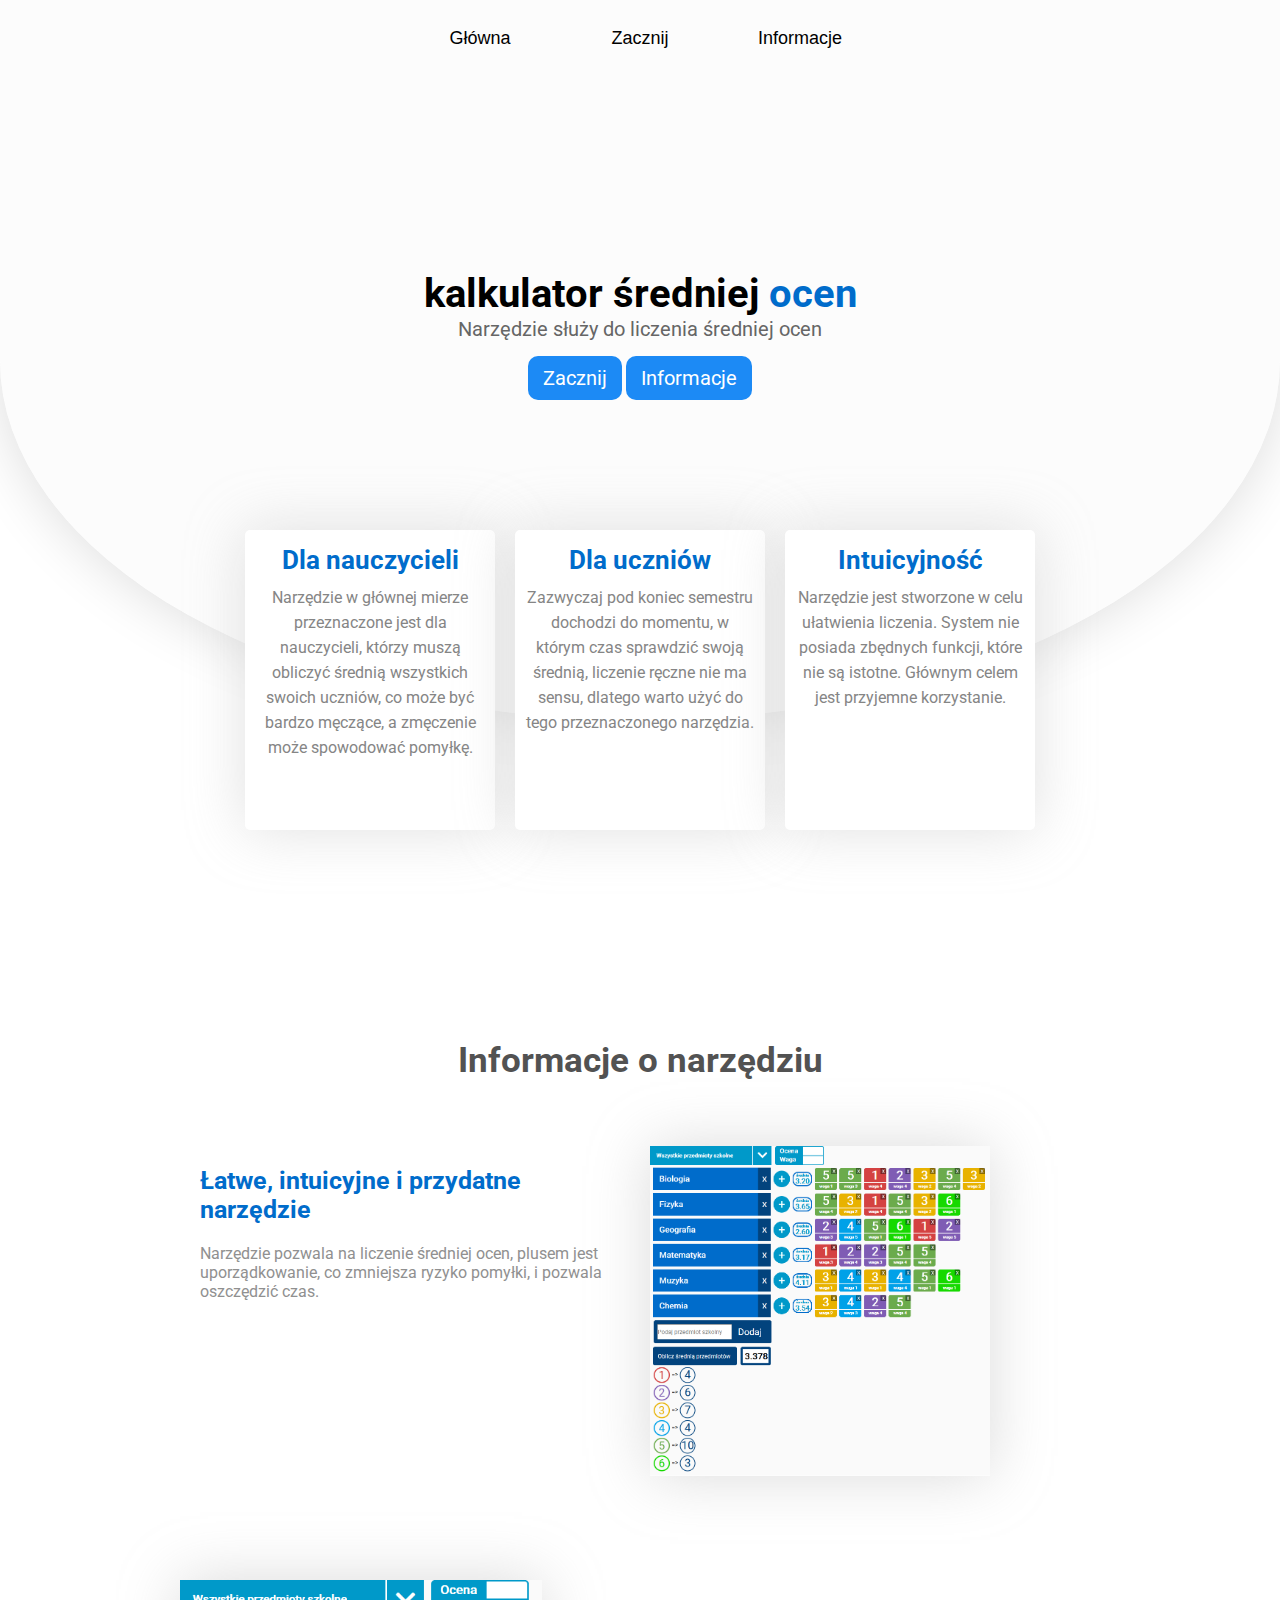
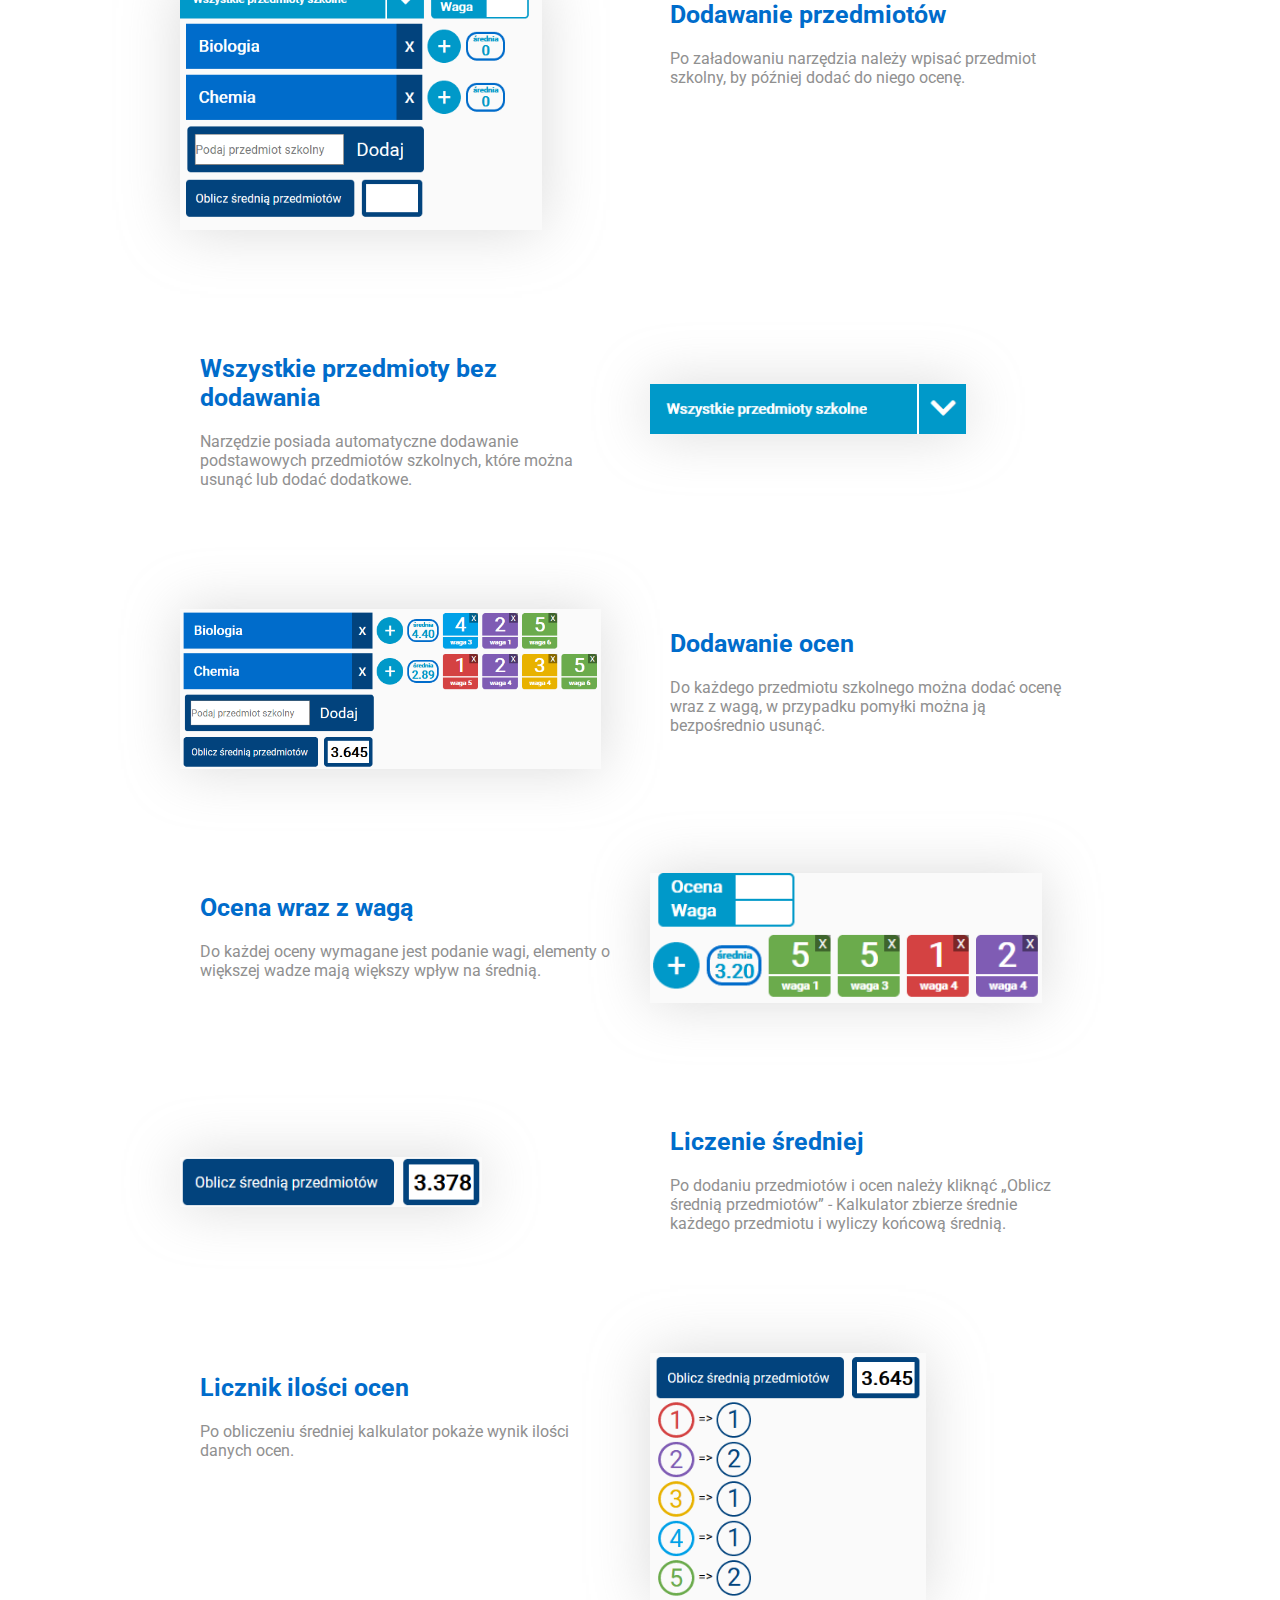
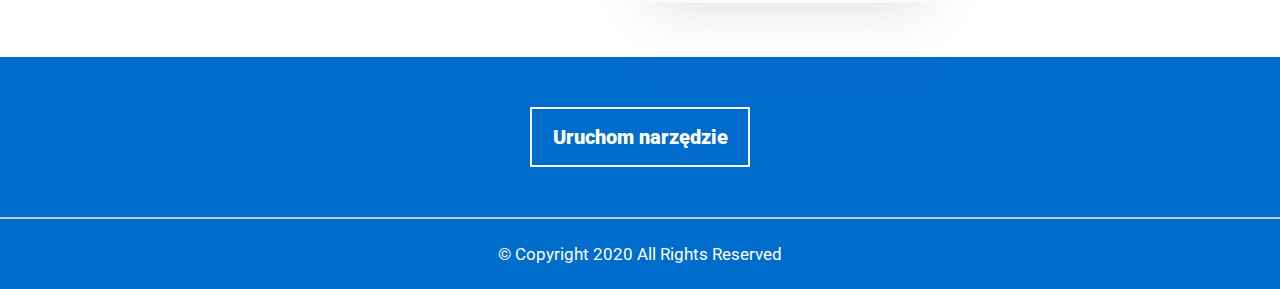
<file: index.html>
<!DOCTYPE html>
<html lang="pl">
<head>
    <meta charset="UTF-8">
    <meta name="viewport" content="width=device-width, initial-scale=1.0">
    <meta name="description" content="Narzędzie do liczenia średniej ocen z uporządkowaniem do poszczególnych przedmiotów.">
    <title>Narzędzie do liczenia średniej ocen</title>
    <link rel="stylesheet" href="https://use.fontawesome.com/releases/v5.7.2/css/all.css" integrity="sha384-fnmOCqbTlWIlj8LyTjo7mOUStjsKC4pOpQbqyi7RrhN7udi9RwhKkMHpvLbHG9Sr" crossorigin="anonymous">
    <link rel="stylesheet" href="css/main-style.css">
    <link href="https://fonts.googleapis.com/css?family=Roboto&display=swap" rel="stylesheet">
</head>
<body>
    <nav class="nav">
        <div class="navigation">
            <div class="menu">
                <ul class="list-ul">
                    <li class="list-li"><a href="index.html">Główna</a></li>
                    <li class="list-li"><a href="tool.html">Zacznij</a></li>
                    <li class="list-li"><a href="#information">Informacje</a></li>	
                </ul>
            </div>
        </div>
    </nav>
    <header>
        <div class="header">
            <div class="text-content">
                <h1>kalkulator średniej <span class="text-content-span">ocen</span></h1>
                <p>Narzędzie służy do liczenia średniej ocen</p>
                <div class="button-container">
                    <a href="tool.html"><button class="button-start">Zacznij</button></a>
                    <a href="#information"><button class="button-information">Informacje</button></a>
                </div>
            </div>
        </div>
    </header>
    <main>
        <div class="main-box">
            <div class="box">
                <h2>Dla nauczycieli</h2>
                <p>Narzędzie w głównej mierze przeznaczone jest dla nauczycieli,  którzy muszą obliczyć średnią wszystkich swoich uczniów, co może być bardzo męczące, a zmęczenie może spowodować pomyłkę.</p>    
            </div>
            <div class="box">
                <h2>Dla uczniów</h2>
                <p>Zazwyczaj pod koniec semestru dochodzi do momentu, w którym czas sprawdzić swoją średnią, liczenie ręczne nie ma sensu, dlatego warto użyć do tego przeznaczonego narzędzia.</p>    
             </div>
            <div class="box">
                <h2>Intuicyjność</h2>
                <p>Narzędzie jest stworzone w celu ułatwienia liczenia. System nie posiada zbędnych funkcji, które nie są istotne. Głównym celem jest przyjemne korzystanie.</p>    
             </div>
        </div>
        <h3 class="about-to-the-tool" id="information">Informacje o narzędziu</h3>
        <div class="main-content">
            <div class="main-content-information">
                <div class="text-information">
                    <h2>Łatwe, intuicyjne i przydatne narzędzie</h2>
                    <p>Narzędzie pozwala na liczenie średniej ocen, plusem jest uporządkowanie, co zmniejsza ryzyko pomyłki, i pozwala oszczędzić czas.
                    </p>
                </div>
                <div class="img-information img-information-1">
                    <img src="image-index/main-photo.png">
                </div>
            </div>
            <div class="main-content-information main-content-information-2">
                <div class="img-information img-information-2">
                    <img src="image-index/general.png">
                </div>
                <div class="text-information">
                    <h2>Dodawanie przedmiotów</h2>
                    <p>Po załadowaniu narzędzia należy wpisać przedmiot szkolny, by później dodać do niego ocenę.
                    </p>
                </div>
            </div>
            <div class="main-content-information" >
                <div class="text-information">
                    <h2>Wszystkie przedmioty bez dodawania</h2>
                    <p>Narzędzie posiada automatyczne dodawanie podstawowych przedmiotów szkolnych, które można usunąć lub dodać dodatkowe.
                    </p>
                </div>
                <div class="img-information img-information-3">
                    <img src="image-index/all-items.png">
                </div>
            </div>
            <div class="main-content-information main-content-information-2">
                <div class="img-information img-information-4">
                    <img src="image-index/general-grade.png">
                </div>
                <div class="text-information">
                    <h2>Dodawanie ocen</h2>
                    <p>Do każdego przedmiotu szkolnego można dodać ocenę wraz z wagą, w przypadku pomyłki można ją bezpośrednio usunąć.
                    </p>
                </div>
            </div>
            <!--  -->
            <div class="main-content-information">
                <div class="text-information">
                    <h2>Ocena wraz z wagą</h2>
                    <p>Do każdej oceny wymagane jest podanie wagi, elementy o większej wadze mają większy wpływ na średnią.
                    </p>
                </div>
                <div class="img-information img-information-grade-weight">
                    <img src="image-index/grade-weight.png">
                </div>
            </div>
            <!--  -->
            <!-- , kalkulator po dodaniu ocen automatycznie pokaże średnią poszczególnego przedmiotu, biorąc pod uwagę ich wagę. -->
            <div class="main-content-information main-content-information-2">
                <div class="img-information img-information-5">
                    <img src="image-index/average.png">
                </div>
                <div class="text-information">
                    <h2>Liczenie średniej</h2>
                    <p>Po dodaniu przedmiotów i ocen należy kliknąć „Oblicz średnią przedmiotów” - Kalkulator zbierze średnie każdego przedmiotu i wyliczy końcową średnią.
                    </p>
                </div>
            </div>
            <div class="main-content-information">
                <div class="text-information">
                    <h2>Licznik ilości ocen</h2>
                    <p>Po obliczeniu średniej kalkulator pokaże wynik ilości danych ocen.
                    </p>
                </div>
                <div class="img-information img-information-6">
                    <img src="image-index/grade-table.png">
                </div>
            </div>
        </div>
        <div class="start-tool">
            <a href="tool.html"><button class="start-tool-button">Uruchom narzędzie</button></a>
        </div>
    </main>
    <footer>
        <div class="footer">
            <p>© Copyright 2020 All Rights Reserved </p>
        </div>
    </footer>
    <script src="https://code.jquery.com/jquery-3.3.1.js"></script>
    <script type="text/javascript">
        function update() {
        if ($(window).scrollTop() > 1) {
            $('nav').attr('class', 'nav-active');
            } else {
                $('.nav-active').attr('class', 'nav');
            }
        }
        setInterval(update, 0);
    </script>
</body>
</html>
</file>
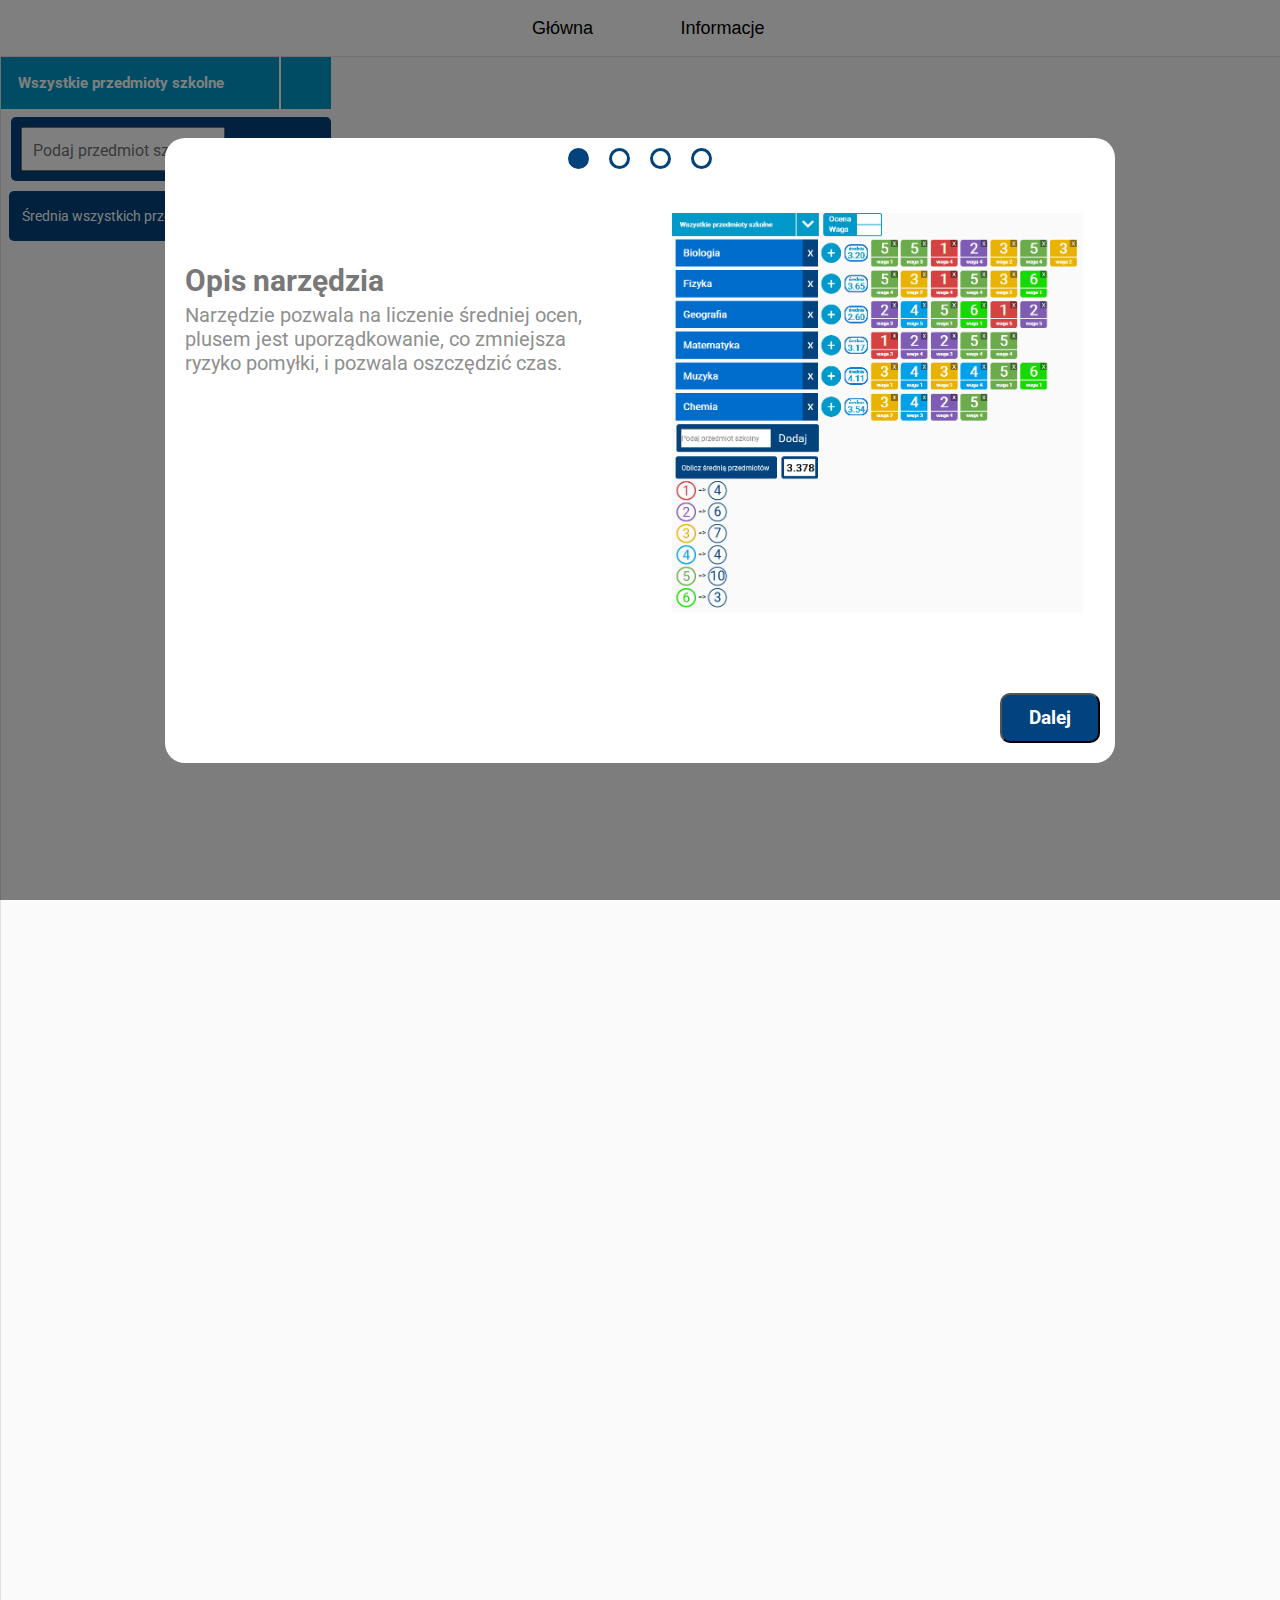
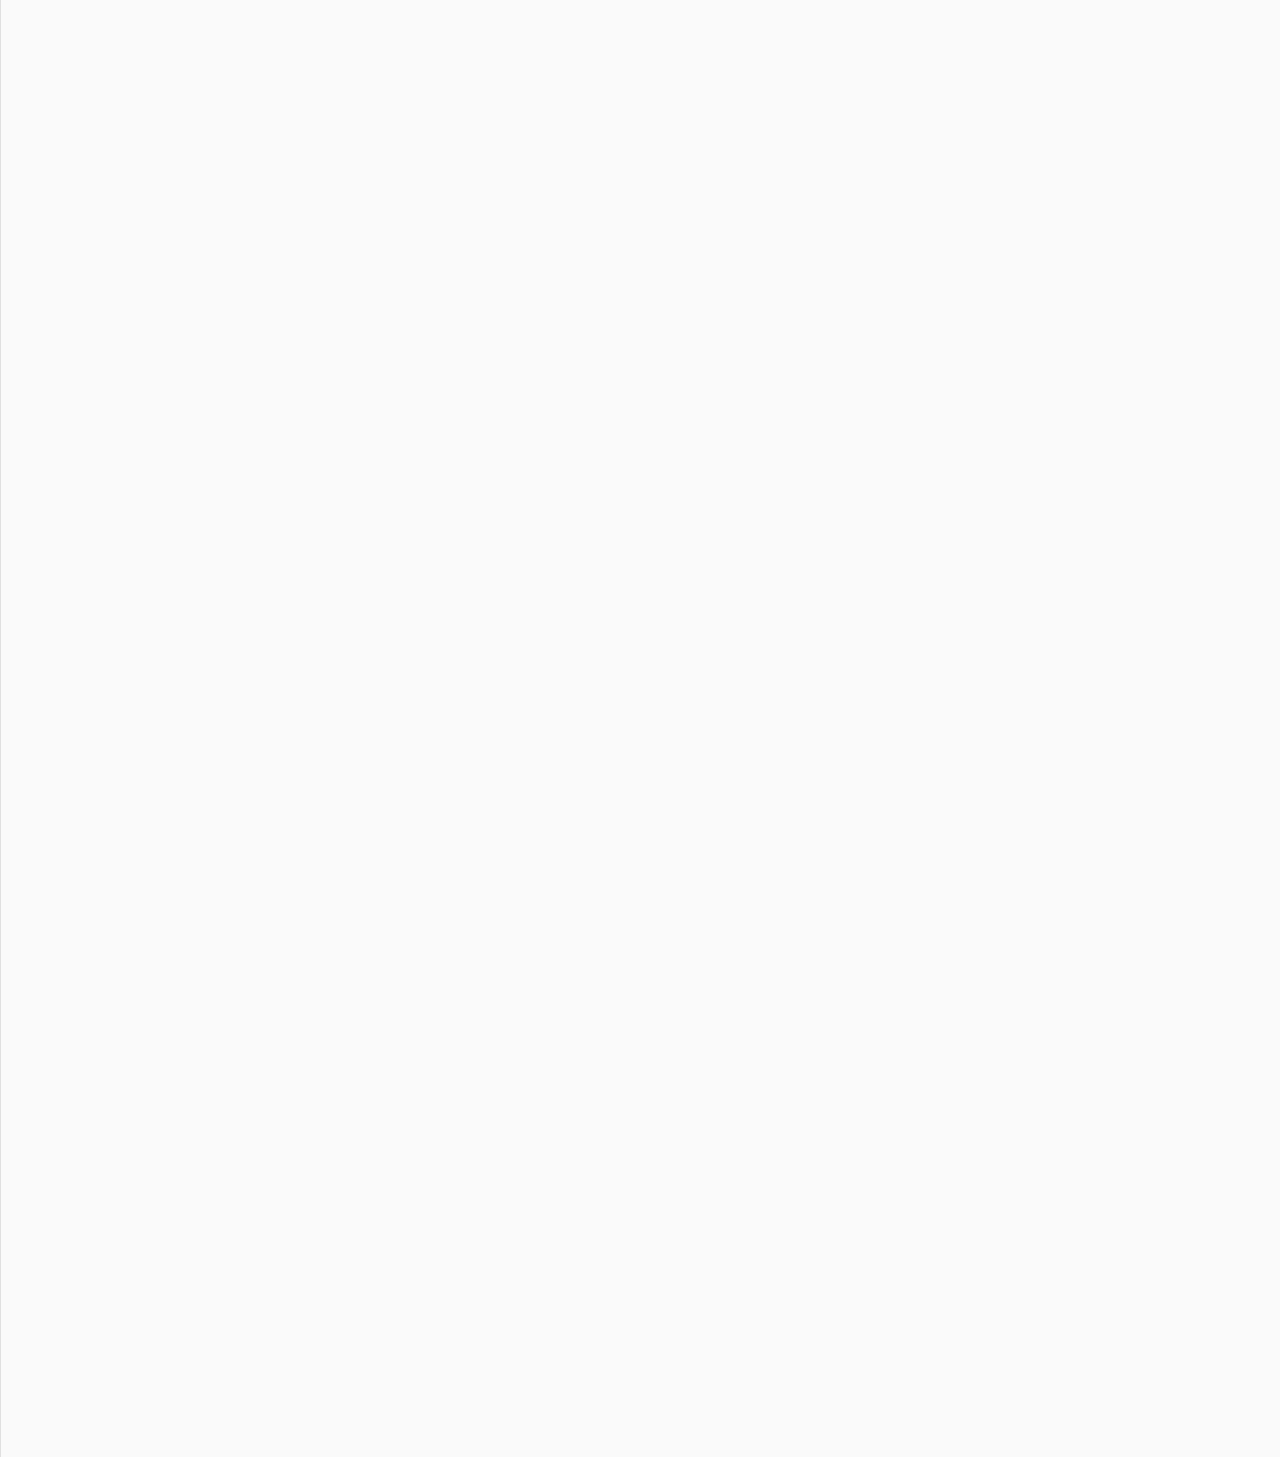
<file: tool.html>
<!DOCTYPE html>
<html lang="en">
<head>
    <meta charset="UTF-8">
    <meta name="viewport" content="width=device-width, initial-scale=1.0">
    <meta name="description" content="Narzędzie do liczenia średniej ocen z uporządkowaniem do poszczególnych przedmiotów.">
    <title>Narzędzie do liczenia średniej ocen</title>
    <link rel="stylesheet" href="https://use.fontawesome.com/releases/v5.7.2/css/all.css" integrity="sha384-fnmOCqbTlWIlj8LyTjo7mOUStjsKC4pOpQbqyi7RrhN7udi9RwhKkMHpvLbHG9Sr" crossorigin="anonymous">

    <link rel="stylesheet" href="css/tool-style.css">
    <link href="https://fonts.googleapis.com/css?family=Roboto&display=swap" rel="stylesheet">
</head>
<body>
    <div class="window">
        <div class="window-main-container">
            <div class="window-container"> 
                <div class="circle-container">
                    <div class="circle-active"></div>
                    <div class="circle"></div>
                    <div class="circle"></div>
                    <div class="circle"></div>
                </div>
                <div class="window-content-container">
                    <div class="window-text">
                        <h2>Opis narzędzia</h2>
                        <p>Narzędzie pozwala na liczenie średniej ocen, plusem jest uporządkowanie, co zmniejsza ryzyko pomyłki, i pozwala oszczędzić czas.</p>
                    </div>
                    <div class="window-img-1">
                        <img src="image-index/main-photo.png">
                    </div>
                </div>
            </div>
            <div class="window-container">
                <div class="circle-container">
                    <div class="circle"></div>
                    <div class="circle-active"></div>
                    <div class="circle"></div>
                    <div class="circle"></div>
                </div>
                <div class="window-content-container">
                    <div class="window-text">
                        <h2>Działanie</h2>
                        <p>Po załadowaniu narzędzia należy wpisać przedmiot szkolny. Jeżeli zdarzy się pomyłka, można bezpośrednio go usunąć. Warto pamiętać o opcji - „Wszystkie przedmioty szkolne” by automatycznie dodać wszystkie przedmioty.</p>
                    </div>
                    <div class="window-img-2">
                        <img src="image-index/general.png">
                    </div>
                </div>
            </div>
            <div class="window-container">
                <div class="circle-container">
                    <div class="circle"></div>
                    <div class="circle"></div>
                    <div class="circle-active"></div>
                    <div class="circle"></div>
                </div>
                <div class="window-content-container">
                    <div class="window-text">
                        <h2>Liczenie</h2>
                        <p>Gdy przedmioty będą dodane, należy wpisać ocenę w pole wraz z wagą, by dodać ją do odpowiedniego przedmiotu poprzez wciśnięcie plusa. Ocenę również można usunąć, po czym kalkulator sam obliczy średnią przedmiotu i pokaże ją w polu.</p>
                    </div>
                    <div class="window-img-3">
                        <img src="image-index/general-grade.png">
                    </div>
                </div>
            </div>
            <div class="window-container">
                <div class="circle-container">
                    <div class="circle"></div>
                    <div class="circle"></div>
                    <div class="circle"></div>
                    <div class="circle-active"></div>
                </div>
                <div class="window-content-container">
                    <div class="window-text">
                        <h2>System błędow</h2>
                        <p>Narzędzie nie pozwoli na dodanie przedmiotu bez nazwy, dodania oceny bez wartości, jak i oceny większej niż 6 lub mniejszej niż 1. Bez ocen kalkulator nie obliczy średniej. Jak i usunięcie przedmiotu z ocenami będzie niemożliwe, wymaga to usunięcia pozostałych ocen przypisanych dodanego przedmiotu. W takich sytuacjach narzędzie poinformuje o błędzie.</p>
                    </div>
                    <div class="window-img-4">
                        <img src="image-index/error.png">
                    </div>
                </div>
            </div>
            <div class="buttons-container">
                <button class="previous">Wstecz</button>
                <button class="next">Dalej</button>
                <button class="goto">Przejdz</button>
            </div>
        </div>
    </div> 
    <div class="message"></div>
    <header>
        <nav class="nav">
            <div class="navigation">
                <div class="menu-nav">
                    <ul class="list-ul">
                        <li class="list-li"><span class="fas fa-home"></span><a href="index.html">Główna</a></li>
                        <li class="list-li"><span class="fas fa-info"></span><a href="index.html">Informacje</a></li>	
                    </ul>
                </div>
            </div>
        </nav>
    </header>
    <main>
        <div class="wrapper">
            <div class="rightContent">
                <div class="table-one">
                    <div class="menu">
                        <div class="menu-select">
                            <h3 class="gradeOpen">Wszystkie przedmioty szkolne</h3>
                        </div>
                        <div class="menu-right">
                            <span class="fas fa-chevron-down"></span>
                        </div>
                    </div>
                    <div class="enterGrade">
                        <div class="enterGradeText">
                            <h3>Ocena</h3>
                            <h3>Waga</h3>
                        </div>
                        <div class="numbers">
                            <input type="number"class="inputGrade">
                            <input type="number"class="inputWeight">
                        </div> 
                    </div>
                </div>                                                              
                <div class="content"></div>
                <div class="buttonAddSubject">
                    <input class="text" placeholder="Podaj przedmiot szkolny">
                    <button class="addButton">Dodaj</button>
                </div>
                <div class="result">
                    <div class="showResult">Średnia wszystkich przedmiotów</div>
                    <div class="showresulttext">
                        <h2 class="resultText"></h2>
                    </div>
                </div>
                <div id="calc"></div>
            </div>
        </div>
        <div id="result"></div>
    </main>
    <script src="js/script.js"></script>
    <script src="js/instruction.js"></script>
</body>
</html>
</file>
<file: css/main-style.css>
html {
    scroll-behavior: smooth
}

body {
    margin: 0;
    padding: 0;
}

* {
    margin: 0;
    padding: 0;
    font-family: 'Roboto';
    text-decoration: none;
}

.nav {
    padding: 20px 0px;
    width: 100%;
    position: absolute;
    z-index: 10;
    transition: 0.5s;
}

.navigation {
    margin: 0 auto;
    width: 90%;
    display: flex;
    justify-content: center;
}

.list-ul {
    display: flex;
    align-items: center;
	padding: 0;
	list-style-type: none;
	font-size: 18px;
	height: 100%;
	line-height: 200%;
    color: white;
    text-align: center;
}

.list-li a {
    height: 100%;
	color: black;
	text-decoration: none;
    font-family: 'Lato', sans-serif;
    cursor: pointer;
}

.list-li {
    width: 160px;
}

ul > li:hover  {
    transition-duration: 0.5s;
    color: grey;
}

ul > li:hover > a {
    color: grey;
    transition-duration: 0.5s;

}

@media (max-width: 550px) {
    .list-li {
        width: 100px;
    }

    .text-content h1 {
        font-size: 30px;
        text-align: center;
    }
}


.nav-active {
    padding: 10px 0px;
    width: 100%;
    position: fixed;
    z-index: 10;
    background-color: #fcfcfc;
    transition: 0.5s;
    -webkit-box-shadow: 0px 0px 10px 3px rgba(0, 0, 0, 0.5);
    box-shadow: 0px 0px 10px 3px rgba(0, 0, 0, 0.5);
}

.nav-active .logo h2{
    color: rgb(92, 92, 92);
}

.nav-active .menu .list-ul a {
    color: rgb(92, 92, 92);
}

.nav-active .menu-toggle {
    color: #438afc;
}


header {
    width: 100%;
    height: 80vh;
    -webkit-border-bottom-right-radius: 50%;
    -webkit-border-bottom-left-radius: 50%;
    -moz-border-radius-bottomright: 50%;
    -moz-border-radius-bottomleft: 50%;
    border-bottom-right-radius: 50%;
    box-shadow: 0px 0px 57px 0px gainsboro;
    border-bottom-left-radius: 50%;
    background-color: #fbfbfba8;
}

.text-content {
    position: absolute;
    top: 30%;
    left: 0;
    right: 0;
}

.text-content h1 {
    font-size: 40px;
    text-align: center;
}

.text-content p {
    text-align: center;
    font-size: 20px;
    color: #666666;
}

.text-content-span {
    color: #006CCB;
}

.button-container {
    text-align: center;
    margin-top: 15px;
}

.button-start {
    background-color: #1C8AF5;
    padding: 10px 15px 10px 15px;
    border-radius: 10px;
    font-size: 20px;
    color: white;
    border: none;
    cursor: pointer;
}

.button-information {
    background-color: #1C8AF5;
    border-radius: 10px;
    padding: 10px 15px 10px 15px;
    border: none;
    font-size: 20px;
    color: white;
    cursor: pointer;
}

.main-box {
    justify-content: center;
    position: relative;
    bottom: 200px;
    display: flex;
    flex-wrap: wrap;
}

.box {
    height: 300px;
    width: 250px;
    margin: 10px;
    background-color: white;
    -webkit-box-shadow: 0px 0px 58px 0px rgba(214, 214, 214, 0.75);
    -moz-box-shadow: 0px 0px 58px 0px rgba(214, 214, 214, 0.75);
    box-shadow: 0px 0px 58px 0px rgba(214, 214, 214, 0.75);
    border-radius: 5px;
}

.box h2 {
    font-size: 26px;
    text-align: center;
    margin: 15px 0px 0px 0px;
    color: #006CCB;
}

.box p {
    line-height: 25px;
    text-align: center;
    margin: 10px;
    color: #858585;

}

.about-to-the-tool {
    text-align: center;
    font-size: 35px;
    color: #525252;
    margin-bottom: 15px;
}

.main-content-information {
    max-width: 1200px;
    padding: 40px;
    margin: auto;
    display: flex;
    justify-content: center;
}

.text-information {
    margin: 10px;
    width: 450px;
}

.text-information h2 {
    font-size: 25px;
    margin: 20px;
    color: #006CCB;
}

.text-information p {
    margin: 20px;
    color: #909090;
}

.img-information {
    margin: 10px;
    width: 450px;
}

.img-information img {
    -webkit-box-shadow: 0px 0px 56px 0px rgba(207, 207, 207, 0.75);
    -moz-box-shadow: 0px 0px 56px 0px rgba(207, 207, 207, 0.75);
    box-shadow: 0px 0px 56px 0px rgba(207, 207, 207, 0.75);
}

.img-information-1 img {
    height: 330px;
}

.img-information-2 img {
    height: 250px;
}

.img-information-3 img {
    height: 50px;
    margin-top: 50px;
}

.img-information-4 img {
    height: 160px;
}

.img-information-grade-weight img {
    height: 130px;
}

.img-information-5 img {
    height: 50px;
    margin-top: 50px;
}

.img-information-6 img {
    height: 250px;
}

@media (max-width: 830px) {
    .main-content-information {
        padding: 10px 10px 10px 10px;
    }

    .text-information {
        width: 350px;
    }
    .text-information h2 {
        margin: 5px;
    }

    .text-information p {
        margin: 5px;
    }

    .img-information {
        width: 350px;
        text-align: center;
    }

    .img-information-1 img {
        height: 270px;
    }

    .img-information-2 img {
        height: 180px;
    }

    .img-information-3 img {
        height: 40px;
    }

    .img-information-4 img {
        height: 100px;
    }

    .img-information-grade-weight img {
        height: 100px;
    }

    .img-information-5 img {
        height: 40px;
    }

    .img-information-6 img {
        height: 220px;
    }

}

@media (max-width: 630px) {
    .text-content h1 { 
        font-size: 30px;
    }

    .text-content p {
        font-size: 18px;
    }
    .main-content-information {
        flex-wrap: wrap;
    }

    .main-content-information-2 {
        flex-wrap: wrap-reverse;
    }

    .img-information-1 img {
        height: 220px;
    }

    .img-information-2 img {
        height: 150px;
    }

    .img-information-3 img {
        height: 40px;
    }

    .img-information-4 img {
        height: 90px;
    }

    .img-information-5 img {
        height: 45px;
    }

    .img-information-6 img {
        height: 200px;
    }
}

@media (max-height: 890px) {
    .main-box {
        position: unset;
    }
}

.start-tool {
    background-color: #006CCB;
    text-align: center;
    border-bottom: 2px solid rgb(202, 202, 202);
}

.start-tool-button {
    height: 60px;
    font-size: 20px;
    width: 220px;
    font-weight: 900;
    color: white;
    background-color: #00000000;
    border: 2px solid white;
    padding: 10px;
    margin: 50px 0px 50px 0px;
    cursor: pointer;
}


footer {
    background-color: #006CCB;
    font-size: 17px;
    color: white;
    padding: 25px 0px 25px 0px;
    text-align: center;
}
</file>
<file: css/tool-style.css>
body {
    margin: 0;
    padding: 0;
    transition-duration: 0.5s;
}

* {
    margin: 0;
    padding: 0;
    font-family: 'Roboto';
    text-decoration: none;
}

#n {
    display: none;
}

#b {
    display: block;
}

.window {
    display: none;
    align-items: center;
    width: 100%;
    height: 100vh;
    position: fixed;
    background: rgba(0, 0, 0, 0.5);

}

.window-content {
    display: block;
    border-radius: 20px;
    width: 950px;
    height: 650px;
    background: white;
    position: fixed;
    top: 0;
    right: 0;
    bottom: 0;
    left: 0; 
    margin: auto;
    text-align: center;
    font-size: 50px;
}

.window-container {
    display: none;
    border-radius: 20px;
    width: 950px;
    height: 650px;
    background: white;
    position: fixed;
    top: 0;
    right: 0;
    bottom: 0;
    left: 0; 
    margin: auto;
    text-align: center;
    font-size: 50px;
}

.window-main-container {
    margin: 0 auto;
}

.circle-container {
    width: 100%;
    height: 75px;
    display: flex;
    justify-content: center;
}

.circle {
    width: 15px;
    height: 15px;
    border: 3px solid #02437D;
    border-radius: 50%;
    margin: 10px;
}

.circle-active {
    background-color: #02437D;
    width: 15px;
    height: 15px;
    border: 3px solid #02437D;
    border-radius: 50%;
    margin: 10px;
}

.window-content-container {
    height: 480px;
    display: flex;
}

.window-text {
    width: 50%;
    margin-top: 30px;
}

.window-text h2{
    font-size: 30px;
    text-align: left;
    margin: 20px 20px 5px 20px;
    color: #787878;

}

.window-text p{
    font-size: 20px;
    margin: 0px 20px 20px 20px;
    text-align: left;
    color: #8F8F8F;
}

.window-img-1 {
    width: 50%;
}

.window-img-1 img {
    height: 400px;
}

.window-img-2 {
    width: 50%;
}

.window-img-2 img{
    margin-top: 20px;
    height: 250px;
}

.window-img-3 {
    width: 50%;
}

.window-img-3 img{
    height: 160px;
    margin-top: 60px;
}

.window-img-4 {
    width: 50%;
}

.window-img-4 img{
    margin-top: 20px;
    height: 310px;
}

.window-content-containr img {
    height: 350px;
    -webkit-box-shadow: 0px 0px 20px 0px rgba(0,0,0,0.75);
    -moz-box-shadow: 0px 0px 20px 0px rgba(0,0,0,0.75);
    box-shadow: 0px 0px 20px 0px rgba(0,0,0,0.75);
}

.buttons-container {
    display: flex;
    justify-content: flex-end;
    max-width: 950px;
    background-color: #fff;
    background: white;
    margin: 0 auto;
    border-bottom-left-radius: 20px;
    border-bottom-right-radius: 20px;;
    padding-bottom: 20px;
}

.window-container-active {
    display: block;
    border-top-right-radius: 20px;
    border-top-left-radius: 20px;
    max-width: 950px;
    background: white;
    top: 0;
    right: 0;
    bottom: 0;
    left: 0; 
    margin: auto;
    text-align: center;
    font-size: 50px;
}

#none {
    display: block;
}

.next {
    width: 100px;
    height: 50px;
    background-color: #02437D;
    color: white;
    border-radius: 10px;
    font-weight: bold;
    font-size: 19px;
    cursor: pointer;
    margin: 0px 15px 0px 15px;
}

.previous {
    width: 100px;
    height: 50px;
    background-color: #02437D;
    color: white;
    border-radius: 10px;
    font-weight: bold;
    font-size: 19px;
    cursor: pointer;
    margin: 0px 15px 0px 15px;
}

.goto {
    width: 100px;
    height: 50px;
    background-color: #02437D;
    color: white;
    border-radius: 10px;
    font-weight: bold;
    font-size: 19px;
    cursor: pointer;
    margin: 0px 15px 0px 15px;
    display: none;
}

.message {
    display: none;
    position: fixed;
    margin: 15px;
    width: 250px;
    background-color: #ac1d35;
    border: 1px solid red;
    border-radius: 5px;
    color: white;
    font-size: 15px;
    text-align: left;
    padding: 15px;
}

.nav {
    padding: 10px 0px;
    width: 100%;
    z-index: 10;
    transition: 0.5s;
    border-bottom: 1px solid rgb(228, 228, 228);
}

.navigation {
    margin: 0 auto;
    width: 90%;
    display: flex;
    justify-content: center;
}

.menu-ul {
    width: auto;
    text-align: center;
    cursor: pointer;
}

.list-ul {
    display: flex;
    align-items: center;
	padding: 0;
	list-style-type: none;
	font-size: 18px;
	height: 100%;
    line-height: 200%;
    color: black;
    text-align: center;
}

.list-ul span {
    margin-right: 5px;
    color: #02437D;
}

.list-li a {
    height: 100%;
	color: black;
	text-decoration: none;
    font-family: 'Lato', sans-serif;
    cursor: pointer;
}

.list-li {
    width: 160px;
    cursor: pointer;
}

ul > li:hover  {
    transition-duration: 0.5s;
    color: grey;
}

ul > li:hover > a {
    color: grey;
    transition-duration: 0.5s;
}

@media (max-width: 550px) {
    .list-li {
        width: 100px;
    }

    .text-content h1 {
        font-size: 30px;
        text-align: center;
    }
}

.wrapper {
    height: 3000px;
    display: flex;
}

.leftContent {
    width: 400px;
}

.result {
    display: flex;
}

.showResult {
    display: flex;
    align-items: center;
    height: 50px;
    width: 228px;
    background-color: #02437D;
    color: white;
    font-size: 21px;
    border: none;
    margin: 0px 0px 0px 8px;
    cursor: default;
    text-align: left;
    padding-left: 13px;
    border-top-left-radius: 5px;
    border-bottom-left-radius: 5px;
    font-size: 14px;
}

.resultText {
    margin: 5px;
}

.showresulttext {
    border: 6px solid #02437D;
    height: 38px;
    width: 70px;
    background: white;
    border-top-right-radius: 5px;
    border-bottom-right-radius: 5px;
}

.grade-table {
    display: flex;
    margin: 5px;
}

#grade-value {
    font-size: 30px;
    width: 38px;
    text-align: center;
    border: 2px solid black;
    border-radius: 50%;
    margin-left: 5px;
}

.conector {
    margin: 10px 5px 0px 5px;
}

#grade-number {
    font-size: 30px;
    width: 38px;
    text-align: center;
    color: #02437D;
    border: 2px solid #02437D;
    border-radius: 50%;
}

.menu {
    height: 52px;
    background-color: #0099C9;
    cursor: pointer;
    display: flex;
    margin-bottom: 3px;
}

.menu-bottom {
    height: 150px;
    background-color: #0099C9;
}
.menu-active {
    height: 150px;
    background:red;
    position: absolute;
}

.menu h3 {
    font-size: 15px;
    color: white;
    padding: 17px;
    border-right: 2px solid white;
}

.menu-select {
    width: 280px;
}

.menu span {
    color: white;
    font-size: 30px;
    position: relative;
    top: 10px;
}

.menu-right {
    text-align: center;
    width: 50px;
    position: relative;
}

.schoolSubjectContent {
    transition: 0.5s;
}

.schoolSubject {
    background-color: #006CCB;
    min-width: 320px;
    color: white;
    text-align: left;
    font-size: 25px;
    display: flex;
    justify-content: space-between;
    transition: 0.5s;
    margin: 4px 0px 4px 0px;
    max-width: 300px;
}

.schoolSubjectText-h2 {
    font-size: 22px;
    padding: 17px;
    max-width: 251px;
}

.remove {
    position: relative;
    min-width: 35px;
    background-color: #02437D;
    color: white;
    font-size: 20px;
    border: none;
    font-weight: bold;
    cursor: pointer;
}

.remove:hover {
    background-color: rgb(0, 33, 61);
}

.buttonAddSubject {
    padding: 10px;
    width: 300px;
    background-color: #02437D;
    border-radius: 5px;
    margin: 5px 5px 10px 10px;
    cursor: default;
    display: flex;
}

.buttonAddKomunikat {
    margin: 10px 0px 10px 10px;
}

.buttonAddSubject p {
    color: white;
    font-size: 25px;
    position: relative;
    top: 6px;
    left: 15px;
}

.addButton {
    width: 100px;
    font-size: 21px;
    color: white;
    background-color: #02437D;
    border: none;
    cursor: pointer;
}

.addButton:hover {
    background-color: rgb(4, 54, 97);
}

.buttonAddSubject input {
    width: 200px;
    height: 40px;
    font-size: 20px;

}

.rightContent {
    width: 100%;
    background-color: rgb(250, 250, 250);
    border-left: 1px solid rgb(224, 224, 224);
}


.table {
    display: flex;
    flex-flow: row wrap;
    align-items: center;
    margin-left: 8px;
}

.table-one {
    display: flex;
    flex-flow: row wrap;
}

.btn {
    cursor: pointer;
    font-size: 33px;
    text-align: center;
    color: white;
    border-radius: 50%;
    min-width: 45px;
    height: 45px;
    background-color: #0099C9;
    border: 2px solid #0099C9;
    margin: 0px 7px 0px 7px;
}

.grade {
    min-height: 60px;
    min-width: 60px;
    background-color: #D44242;
    color: white;
    text-align: center;
    border-radius: 5px;
    margin: 4px 7px 4px 0px;
}

.average {
    height: 33px;
    width: 47px;
    border: 3px solid #006CCB;
    border-radius: 15px;
    text-align: right;
    margin-right: 7px;
    cursor: default;
}

.avg {
    font-size: 10px;
    color: #0099C9;
    font-weight: 900;
    text-align: center;
    
}

.averageText {
    text-align: center;
    font-size: 19px;
    padding: 1px;
    color: #0099C9;
    line-height: 17px;

}

.average span {
    margin-right: 3px;
    font-size: 14px;
    cursor: pointer;
    color: #02437D;
}

.average:hover span {
    color: rgb(0, 27, 51);
    transform: rotate(250deg);
    transition-duration: 1s;
}

.gradeNumber-h3 {
    text-align: center;
    font-size: 33px;
    position: relative;
    height: 38px;
    border-bottom: 2px solid white;
}


.inputGrade {
    text-align: center;
    border-right: 50%;
    padding-left: 5px;
    height: 23px;
    width: 50px;
    border: none;
    border-top: 2px solid #0099C9;
    border-right: 2px solid #0099C9;
    border-bottom: 1px solid #0099C9;
    color: #0099C9;
    font-size: 24px;
    font-weight: 900;
    border-top-right-radius: 5px;
}

.inputWeight {
    text-align: center;
    border-right: 50%;
    padding-left: 5px;
    height: 23px;
    width: 50px;
    border: none;
    border-top: 1px solid #0099C9;
    border-right: 2px solid #0099C9;
    border-bottom: 2px solid #0099C9;
    color: #0099C9;
    font-size: 24px;
    font-weight: 900;
    border-bottom-right-radius: 5px;
}

.enterGrade {
    display: flex;
    margin-left: 10px;
    background-color: #0099C9;
    color: white;
    border-radius: 5px;
    height: 52px;
}

.enterGradeText {
    margin-right: 10px;
    margin-left: 10px;
}

.enterGradeText h3{
    font-size: 17px;
    padding-top: 3px;
}

.numbers {
    height: 50px;
    width: 57px;
}

.enterWeight {
    display: flex;
    margin-left: 50px;
    background-color: #02437D;
    color: white;
    height: 52px;
}

.enterWeight h4 {
    line-height: 50px;
    margin-left: 10px;
}

.removeGrade {
    width: 15px;
    height: 16px;
    background-color: #0000006b;
    border: none;
    color: white;
    float: right;
    cursor: pointer;
    position: relative;
    bottom: 40px;
}

.weight {
    text-align: center;
    font-size: 11px;
    position: relative;
    left: 8px;
    font-weight: 900;
    margin-top: 3px;
}

input::placeholder { font-size: 16px; padding-left: 10px;}

@media (max-width: 1000px) {
    input::placeholder { font-size: 15px; padding-left: 8px;}

    .numbers {
        width: 45px;
    }

    .weight {
        margin-top: 0;
        font-size: 10px;
        left: 6px;
    }

    .schoolSubject {
        width: 250px;
        min-width: auto;
    }

    .schoolSubjectText-h2 {
        padding: 14px;
        font-size: 18px;
        max-width: 187px;
    }

    .btn {
        height: 38px;
        min-width: 38px;
        font-size: 28px;
    }

    .grade {
        min-height: 50px;
        min-width: 50px;
    }

    .gradeNumber-h3 {
        font-size: 29px;
        height: 34px;
    }

    .removeGrade {
        width: 12px;
        height: 12px;
        font-size: 11px;
        bottom: 36px;
    }

    .average {
        height: 28px;
        width: 42px;
    }

    .averageText {
        font-size: 15px;
        line-height: 12px;
    }

    .buttonAddSubject {
        width: 240px;
        margin: 5px;
        padding: 6px;
    }

    .buttonAddSubject input {
        width: 180px;
        height: 30px;
        font-size: 17px;
    }

    .addButton {
        font-size: 13px;
        width: 120px;
        padding: 0px 10px 0px 10px;
    }

    .showResult {
        width: 168px;
        height: 42px;
        font-size: 11px;
        padding-left: 9px;
        margin-left: 5px;
    }

    .showresulttext {
        height: 30px;
        width: 62px;
    }

    .resultText {
        margin: 1px;
    }

    .menu {
        height: 46px;
    }

    .menu-select {
        width: 217px;
    }

    .gradeOpen {
        padding: 5px;
    }

    .menu h3 {
        padding: 14px 6px 14px 6px;
    }
    .enterGrade {
        height: 46px;
    }
    .enterGrade h4 {
        line-height: 45px;
    }
    .inputGrade {
        height: 20px;
        width: 45px;
        font-size: 20px;
    }

    .inputWeight {
        height: 20px;
        width: 45px;
        font-size: 20px;
    }

    .enterGradeText h3 {
        padding-top: 2px;
    }

    .enterGradeText {
        margin-right: 15px;
        margin-left: 15px;
    }

    .message {
        width: 200px;
        font-size: 15px;
        padding: 10px;
    }

    .window-container-active {
        margin-right: 14px;
        margin-left: 14px;
    }

    .buttons-container {
        margin: 0px 14px 0px 14px;
    }
}

@media (max-width: 910px) {
    .window-content-container {
        height: 400px;
    }
    .window-container-active {
        height: 510px;
    }
    .circle-container {
        height: auto;
        margin-top: 15px;
    }

    .window-content-container {
        display: block;
    }

    .window-text {
        width: 100%;
        margin-top: 2px;
    }

    .window-text h2 {
        font-size: 25px;
    }

    .window-text p {
        font-size: 14px;
    }

    .window-img-1 {
        width: 100%;
        margin: auto;
    }

    .window-img-1 img {
        height: 350px;
    }

    .window-img-2 {
        width: 100%;
    }

    .window-img-2 img {
        height: 280px;
        margin-top: 10px;
    }

    .window-img-3 {
        width: 100%;
    }

    .window-img-3 img {
        height: 160px;
    }

    .window-img-4 {
        width: 100%;
    }

    .window-img-4 img {
        height: 280px;
        margin-top: 1px;
    }

    .buttons-container {
        justify-content: center;
        margin: 0px 14px 0px 14px;
    }

    .button {
        margin-right: 0;
    }
}

@media (max-width: 875px) {
    .btn {
        position: unset; 
    }

    .enterGrade h4 {
        width: 162px;
    }
}

@media (max-width: 480px) { 
    .window-container-active {
        height: 430px;
    }

    .window-content-container {
        height: 350px;
    }

    .window-text h2 {
        margin: 0px 0px 5px 20px;
    }

    .window-text p {
        margin-bottom: 5px;
    }

    .circle-container {
        margin-top: 6px;
    }

    .window-img-1 img {
        height: 250px;
    }

    .window-img-2 img {
        height: 170px;
        margin-top: 10px;
    }
    .window-img-3 img {
        height: 100px;
    }

    .window-img-4 img {
        height: 180px;
        margin-top: 1px;
    }
}
</file>
